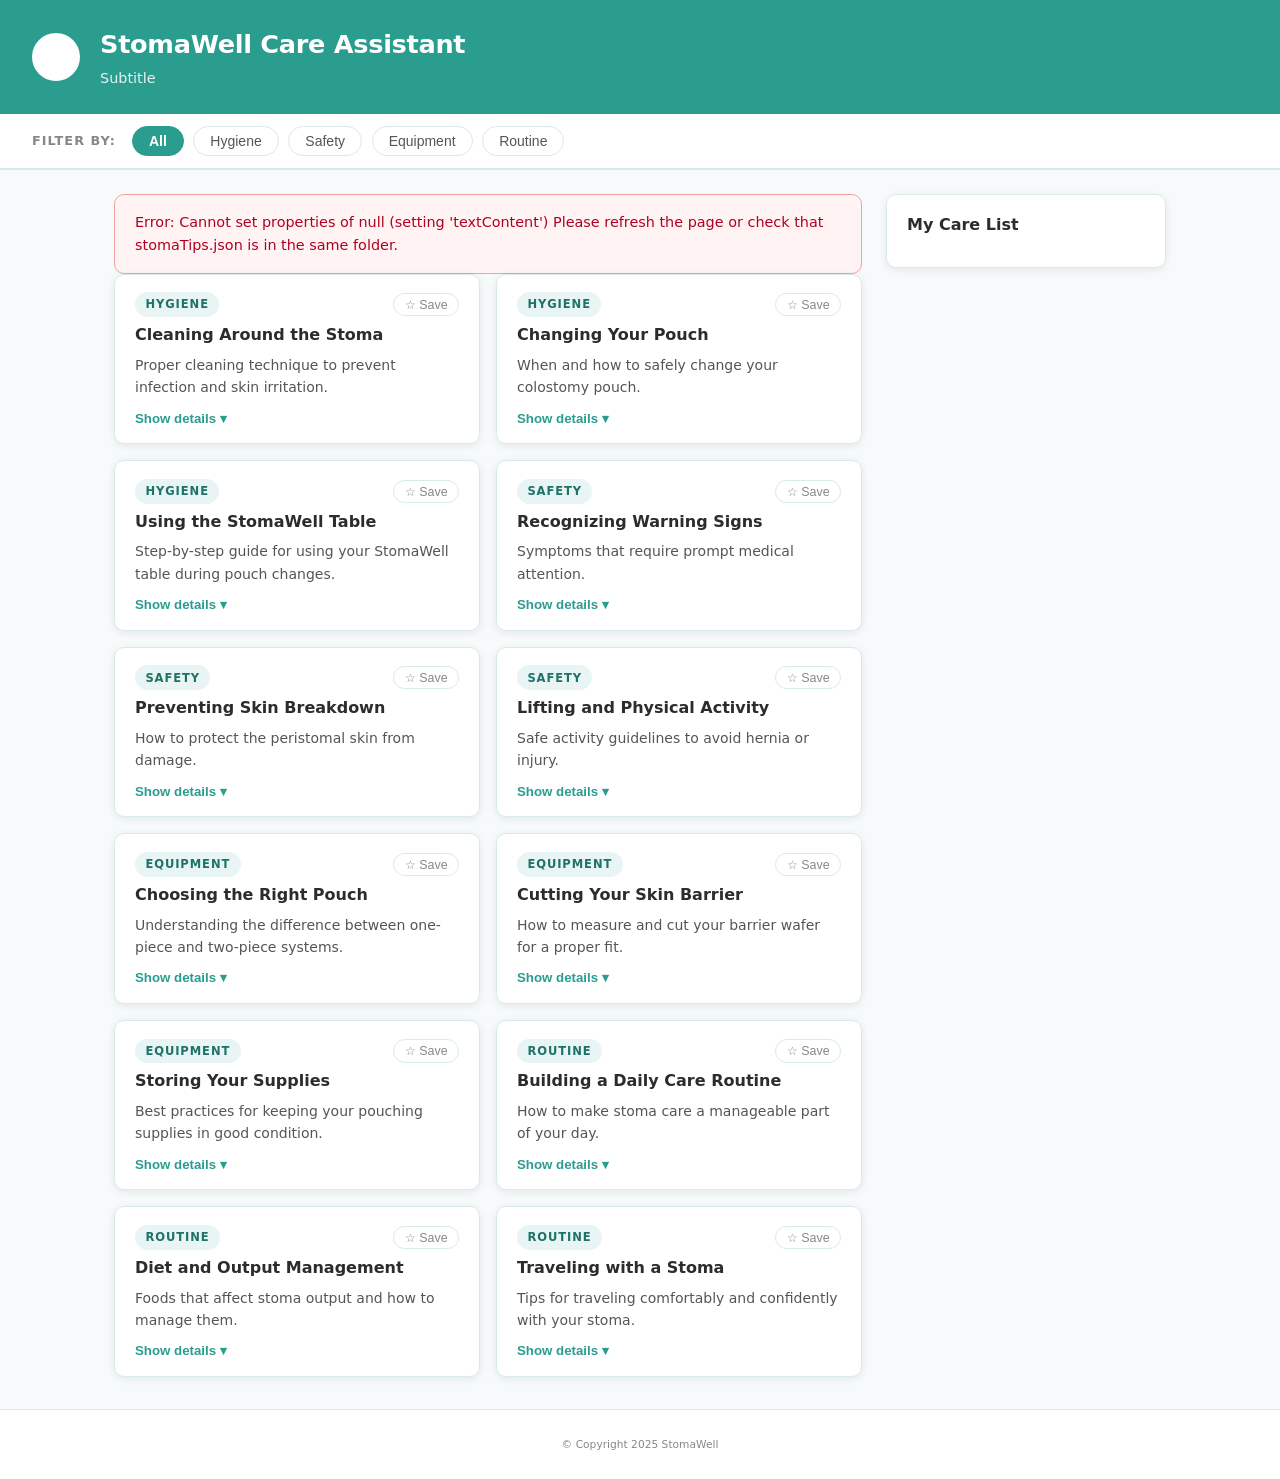
<file: index.html>
<!DOCTYPE html>
<html>
    <head>
        <meta charset="utf-8" />
        <title>Title</title>
        <link href="styles.css" rel="stylesheet" />
    </head>
    <body>
        <header>
            <div class="header-logo"></div>
            <div>     
                <h1>StomaWell Care Assistant</h1>
                    <p>Subtitle</p>
            </div>
        </header>
        <nav>
            <span>Filter by:</span>
            <button type="button" class="filter-btn active" data-category="All">All</button>
            <button type="button" class="filter-btn" data-category="Hygiene">Hygiene</button>
            <button type="button" class="filter-btn" data-category="Safety">Safety</button>
            <button type="button" class="filter-btn" data-category="Equipment">Equipment</button>
            <button type="button" class="filter-btn" data-category="Routine">Routine</button>
        </nav>

        <div class="page-layout">
            <main>
                <p id="loading-msg">Loading tips...</p>
                <p id="error-msg" hidden></p>
                <div id="tips-grid"></div>
            </main>

            <aside>
                <h2>My Care List</h2>
                <ul id="saved-list"></ul>
            </aside>
        
        </div>
        <footer>
            <small>&copy; Copyright 2025 StomaWell</small>
        </footer>
        <script src="app.js" defer></script>
    </body>
</html>
</file>
<file: styles.css>
/* ─── Design Tokens ─────────────────────────────────────────────────────────── */
:root {
  --teal:        #2A9D8F;
  --teal-dark:   #1E7268;
  --teal-light:  #E8F5F4;
  --orange:      #E76F2A;
  --text-dark:   #2C2C2C;
  --text-mid:    #555555;
  --text-light:  #888888;
  --bg:          #FFFFFF;
  --bg-subtle:   #F7FAFA;
  --border:      #D8EBEA;
  --radius:      10px;
  --shadow:      0 2px 8px rgba(0,0,0,0.08);
}

/* ─── Reset & Base ───────────────────────────────────────────────────────────── */
*, *::before, *::after { box-sizing: border-box; margin: 0; padding: 0; }

body {
  font-family: 'Segoe UI', system-ui, sans-serif;
  background: var(--bg-subtle);
  color: var(--text-dark);
  line-height: 1.6;
  min-height: 100vh;
}

/* ─── Header ─────────────────────────────────────────────────────────────────── */
header {
  background: var(--teal);
  color: #fff;
  padding: 1.5rem 2rem;
  display: flex;
  align-items: center;
  gap: 1.25rem;
}

.header-logo {
  width: 48px;
  height: 48px;
  background: #fff;
  border-radius: 50%;
  display: flex;
  align-items: center;
  justify-content: center;
  flex-shrink: 0;
}

.header-logo svg { display: block; }

header h1 {
  font-size: 1.6rem;
  font-weight: 700;
  letter-spacing: -0.3px;
}

header p {
  font-size: 0.9rem;
  opacity: 0.88;
  margin-top: 0.15rem;
}

/* ─── Nav / Filter Bar ───────────────────────────────────────────────────────── */
nav {
  background: var(--bg);
  border-bottom: 2px solid var(--border);
  padding: 0.75rem 2rem;
  display: flex;
  align-items: center;
  gap: 0.6rem;
  flex-wrap: wrap;
}

nav span {
  font-size: 0.8rem;
  font-weight: 600;
  color: var(--text-light);
  text-transform: uppercase;
  letter-spacing: 0.08em;
  margin-right: 0.4rem;
}

.filter-btn {
  background: none;
  border: 1.5px solid var(--border);
  border-radius: 2rem;
  padding: 0.35rem 1rem;
  font-size: 0.875rem;
  color: var(--text-mid);
  cursor: pointer;
  transition: background 0.15s, color 0.15s, border-color 0.15s;
}

.filter-btn:hover {
  background: var(--teal-light);
  border-color: var(--teal);
  color: var(--teal-dark);
}

.filter-btn.active {
  background: var(--teal);
  border-color: var(--teal);
  color: #fff;
  font-weight: 600;
}

/* ─── Page Layout ────────────────────────────────────────────────────────────── */
.page-layout {
  display: grid;
  grid-template-columns: 1fr 280px;
  gap: 1.5rem;
  max-width: 1100px;
  margin: 1.5rem auto;
  padding: 0 1.5rem;
}

/* ─── Tips Grid ──────────────────────────────────────────────────────────────── */
#tips-grid {
  display: grid;
  grid-template-columns: repeat(auto-fill, minmax(280px, 1fr));
  gap: 1rem;
  align-content: start;
}

.empty-msg {
  color: var(--text-light);
  font-style: italic;
  grid-column: 1 / -1;
  padding: 1rem 0;
}

/* ─── Loading & Error ────────────────────────────────────────────────────────── */
#loading-msg {
  grid-column: 1 / -1;
  text-align: center;
  padding: 2rem;
  color: var(--text-mid);
  font-size: 0.95rem;
}

#loading-msg::before {
  content: "";
  display: block;
  width: 36px;
  height: 36px;
  border: 3px solid var(--border);
  border-top-color: var(--teal);
  border-radius: 50%;
  animation: spin 0.8s linear infinite;
  margin: 0 auto 0.75rem;
}

@keyframes spin { to { transform: rotate(360deg); } }

#error-msg {
  grid-column: 1 / -1;
  background: #fff3f3;
  border: 1.5px solid #f5a0a0;
  border-radius: var(--radius);
  color: #b00020;
  padding: 1rem 1.25rem;
  font-size: 0.9rem;
}

/* ─── Tip Cards ──────────────────────────────────────────────────────────────── */
.tip-card {
  background: var(--bg);
  border: 1.5px solid var(--border);
  border-radius: var(--radius);
  padding: 1.1rem 1.25rem;
  box-shadow: var(--shadow);
  display: flex;
  flex-direction: column;
  gap: 0.5rem;
  transition: box-shadow 0.15s;
}

.tip-card:hover { box-shadow: 0 4px 16px rgba(42,157,143,0.13); }

.card-header {
  display: flex;
  align-items: center;
  justify-content: space-between;
  gap: 0.5rem;
}

.category-badge {
  font-size: 0.72rem;
  font-weight: 700;
  text-transform: uppercase;
  letter-spacing: 0.08em;
  color: var(--teal-dark);
  background: var(--teal-light);
  border-radius: 2rem;
  padding: 0.2rem 0.65rem;
}

.save-btn {
  background: none;
  border: 1.5px solid var(--border);
  border-radius: 2rem;
  padding: 0.2rem 0.65rem;
  font-size: 0.78rem;
  color: var(--text-light);
  cursor: pointer;
  transition: background 0.15s, color 0.15s, border-color 0.15s;
  white-space: nowrap;
}

.save-btn:hover {
  background: var(--teal-light);
  border-color: var(--teal);
  color: var(--teal-dark);
}

.save-btn.saved {
  background: var(--teal);
  border-color: var(--teal);
  color: #fff;
}

.card-title {
  font-size: 1rem;
  font-weight: 700;
  color: var(--text-dark);
  line-height: 1.3;
}

.card-summary {
  font-size: 0.875rem;
  color: var(--text-mid);
  flex-grow: 1;
}

.expand-btn {
  background: none;
  border: none;
  color: var(--teal);
  font-size: 0.83rem;
  font-weight: 600;
  cursor: pointer;
  text-align: left;
  padding: 0;
  margin-top: 0.25rem;
}

.expand-btn:hover { color: var(--teal-dark); }

.card-details {
  border-top: 1.5px solid var(--teal-light);
  padding-top: 0.75rem;
  margin-top: 0.25rem;
  font-size: 0.875rem;
  color: var(--text-mid);
  line-height: 1.65;
}

.hidden { display: none; }

/* ─── My Care List Sidebar ───────────────────────────────────────────────────── */
aside {
  background: var(--bg);
  border: 1.5px solid var(--border);
  border-radius: var(--radius);
  padding: 1.1rem 1.25rem;
  box-shadow: var(--shadow);
  align-self: start;
  position: sticky;
  top: 1.25rem;
}

aside h2 {
  font-size: 1rem;
  font-weight: 700;
  color: var(--text-dark);
  display: flex;
  justify-content: space-between;
  align-items: center;
  margin-bottom: 0.75rem;
}

#saved-count {
  background: var(--teal);
  color: #fff;
  border-radius: 2rem;
  padding: 0.1rem 0.55rem;
  font-size: 0.78rem;
}

#saved-list {
  list-style: none;
  display: flex;
  flex-direction: column;
  gap: 0.5rem;
}

.saved-item {
  display: flex;
  align-items: center;
  justify-content: space-between;
  gap: 0.5rem;
  font-size: 0.85rem;
  color: var(--text-mid);
  padding: 0.4rem 0;
  border-bottom: 1px solid var(--teal-light);
}

.saved-item:last-child { border-bottom: none; }

.remove-btn {
  background: none;
  border: none;
  color: var(--text-light);
  cursor: pointer;
  font-size: 0.8rem;
  flex-shrink: 0;
  padding: 0.1rem 0.25rem;
  border-radius: 4px;
}

.remove-btn:hover { background: #fde8e8; color: #b00020; }

.empty-saved {
  font-size: 0.83rem;
  color: var(--text-light);
  font-style: italic;
}

/* ─── Footer ─────────────────────────────────────────────────────────────────── */
footer {
  text-align: center;
  padding: 1.5rem;
  font-size: 0.8rem;
  color: var(--text-light);
  border-top: 1px solid var(--border);
  margin-top: 2rem;
  background: var(--bg);
}

/* ─── Responsive ─────────────────────────────────────────────────────────────── */
@media (max-width: 768px) {
  .page-layout {
    grid-template-columns: 1fr;
  }

  aside {
    position: static;
    order: -1; /* show saved list above tips on mobile */
  }

  header {
    padding: 1rem 1.25rem;
  }

  header h1 { font-size: 1.3rem; }

  nav { padding: 0.6rem 1rem; }
}
</file>
